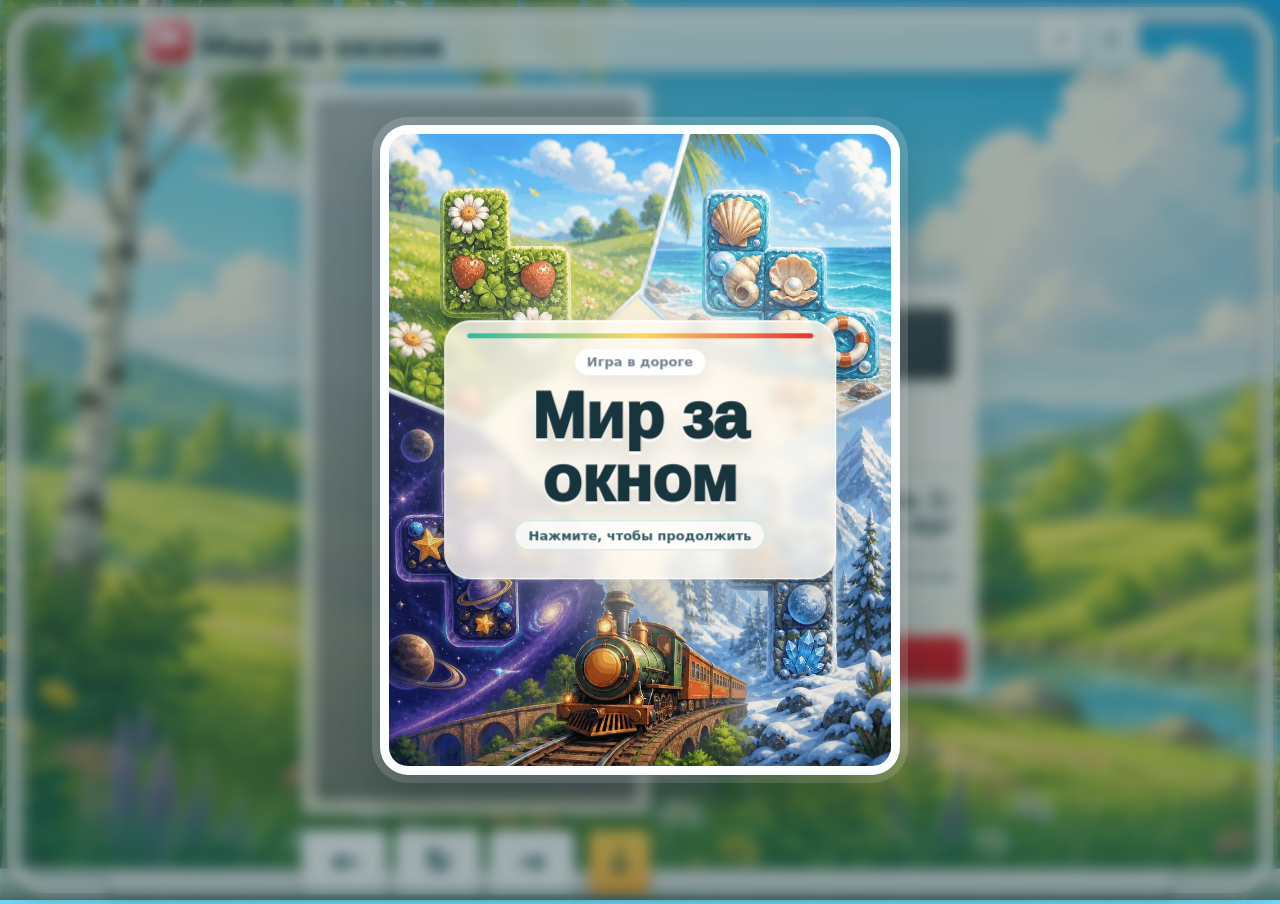
<file: index.html>
<!doctype html>
<html lang="ru">
  <head>
    <meta charset="utf-8">
    <meta name="viewport" content="width=device-width, initial-scale=1, viewport-fit=cover">
    <meta
      http-equiv="Content-Security-Policy"
      content="default-src 'self'; script-src 'self'; style-src 'self' 'unsafe-inline'; img-src 'self' data:; media-src 'self'; font-src 'self'; connect-src 'none'; object-src 'none'; base-uri 'self'; form-action 'none'; frame-ancestors 'none'"
    >
    <meta name="theme-color" content="#13b9a4">
    <meta name="description" content="Локальная веб-игра Мир за окном для ИРС Попутчик.">
    <title>Мир за окном - Попутчик</title>
    <link rel="stylesheet" href="styles.css?v=20260831-rotate1">
  </head>
  <body>
    <canvas id="sceneCanvas" class="scene-canvas" aria-hidden="true"></canvas>
    <div class="train-window-frame" aria-hidden="true"></div>

    <main class="app-shell" aria-label="Мир за окном">
      <header class="top-bar">
        <div class="title-lockup">
          <div class="title-mark" aria-hidden="true">М</div>
          <div>
            <p>ИРС Попутчик</p>
            <h1>Мир за окном</h1>
          </div>
        </div>

        <div class="mobile-next">
          <canvas id="mobileNextCanvas" aria-label="Следующая фигура" role="img"></canvas>
        </div>

        <div class="mobile-status" aria-label="Показатели игры">
          <strong id="mobileStationName">1 · Летний луг</strong>
          <span id="mobileScoreValue">0 очков</span>
          <small id="mobileRecordValue">Рекорд: 0</small>
        </div>

        <div class="top-actions">
          <button id="muteButton" class="icon-button" type="button" aria-label="Звук включен" title="Звук">
            <span aria-hidden="true">♪</span>
          </button>
          <button id="pauseButton" class="icon-button" type="button" aria-label="Пауза" title="Пауза">
            <span aria-hidden="true">II</span>
          </button>
        </div>
      </header>

      <section class="play-layout">
        <div class="board-zone">
          <div class="board-frame" id="boardFrame">
            <canvas id="gameCanvas" aria-label="Игровое поле" role="img"></canvas>
            <div class="board-shine" aria-hidden="true"></div>
          </div>

          <div class="controls" aria-label="Управление">
            <button class="control-button" type="button" data-action="left" aria-label="Влево">
              <span aria-hidden="true">←</span>
            </button>
            <button class="control-button" type="button" data-action="rotate" aria-label="Повернуть">
              <span aria-hidden="true">↻</span>
            </button>
            <button class="control-button" type="button" data-action="right" aria-label="Вправо">
              <span aria-hidden="true">→</span>
            </button>
            <button class="control-button control-button-wide" type="button" data-action="drop" aria-label="Сбросить">
              <span aria-hidden="true">⇣</span>
            </button>
          </div>
        </div>

        <aside class="hud" aria-label="Показатели игры">
          <div class="next-panel">
            <canvas id="nextCanvas" aria-label="Следующая фигура" role="img"></canvas>
          </div>

          <div class="score-row">
            <div class="stat">
              <span>Счет</span>
              <strong id="scoreValue">0</strong>
            </div>
            <div class="stat">
              <span>Рекорд</span>
              <strong id="recordValue">0</strong>
            </div>
          </div>

          <div class="journey-panel">
            <div class="station-title">
              <span>Маршрут</span>
              <strong id="stationName">Купе</strong>
            </div>
            <div class="progress">
              <div id="levelProgress" class="progress-fill"></div>
            </div>
            <div class="line-note">
              <span>Уровень <strong id="levelValue">1</strong></span>
              <span><strong id="linesValue">0</strong> линий</span>
            </div>
          </div>

          <div class="route" id="routeTrack" aria-label="Маршрут уровней"></div>

          <button id="newGameButton" class="primary-button" type="button">Новая игра</button>
        </aside>
      </section>
    </main>

    <div
      id="rotateScreen"
      class="rotate-screen"
      role="dialog"
      aria-modal="true"
      aria-hidden="true"
      aria-labelledby="rotateTitle"
    >
      <div class="rotate-card">
        <div class="rotate-device" aria-hidden="true">
          <span class="rotate-phone"></span>
          <span class="rotate-arrow">↻</span>
        </div>
        <div class="rotate-copy">
          <h2 id="rotateTitle">Поверните телефон</h2>
          <p>Игра продолжится в вертикальном положении.</p>
        </div>
      </div>
    </div>

    <div id="coverScreen" class="modal cover-modal is-visible" role="dialog" aria-modal="true" aria-labelledby="coverTitle">
      <button id="coverButton" class="cover-panel" type="button" aria-label="Открыть старт игры">
        <img src="assets/title-splash.webp?v=20260930-opt1" alt="">
        <span class="cover-vignette" aria-hidden="true"></span>
        <span class="cover-title-card">
          <span class="cover-kicker">Игра в дороге</span>
          <span id="coverTitle" class="cover-title">Мир за окном</span>
          <span class="cover-note">Нажмите, чтобы продолжить</span>
        </span>
      </button>
    </div>

    <div id="startScreen" class="modal" role="dialog" aria-modal="true" aria-labelledby="startTitle">
      <div class="modal-panel start-panel">
        <h2 id="startTitle" class="visually-hidden">Мир за окном</h2>
        <div class="start-info">
          <div class="modal-brand" aria-hidden="true">
            <span>Игра в дороге</span>
          </div>
          <div class="start-decor start-decor-a" aria-hidden="true">
            <span><img src="assets/meadow-daisy.png" alt=""></span>
            <span><img src="assets/meadow-strawberry.png" alt=""></span>
            <span><img src="assets/meadow-leaf.png" alt=""></span>
          </div>
          <div class="start-decor start-decor-b" aria-hidden="true">
            <span><img src="assets/sea-wave.png?v=20260814-art3" alt=""></span>
            <span><img src="assets/sea-lifebuoy.png?v=20260814-art3" alt=""></span>
            <span><img src="assets/sea-anchor.png?v=20260815-art1" alt=""></span>
          </div>
          <p class="modal-copy">Собирайте линии и открывайте новые уровни.</p>
          <p class="modal-hint">Вид за окном можно остановить касанием по фону и снова запустить таким же касанием.</p>
          <button id="startButton" class="primary-button" type="button">Играть</button>
        </div>
      </div>
    </div>

    <div id="pauseScreen" class="modal" role="dialog" aria-modal="true" aria-labelledby="pauseTitle">
      <div class="modal-panel compact">
        <h2 id="pauseTitle">Пауза</h2>
        <button id="resumeButton" class="primary-button" type="button">Продолжить</button>
      </div>
    </div>

    <div id="gameOverScreen" class="modal" role="dialog" aria-modal="true" aria-labelledby="gameOverTitle">
      <div class="modal-panel compact">
        <div class="modal-brand" aria-hidden="true">
          <span class="brand-mark">!</span>
          <span>Финиш</span>
        </div>
        <h2 id="gameOverTitle">Игра окончена</h2>
        <p class="modal-copy score-summary">
          <span>Счет: <strong id="finalScore">0</strong></span>
          <span>Лучший: <strong id="finalRecord">0</strong></span>
        </p>
        <button id="restartButton" class="primary-button" type="button">Еще раз</button>
      </div>
    </div>

    <div id="toast" class="toast" role="status" aria-live="polite"></div>

    <script src="game.js?v=20260930-audio2" defer></script>
  </body>
</html>
</file>
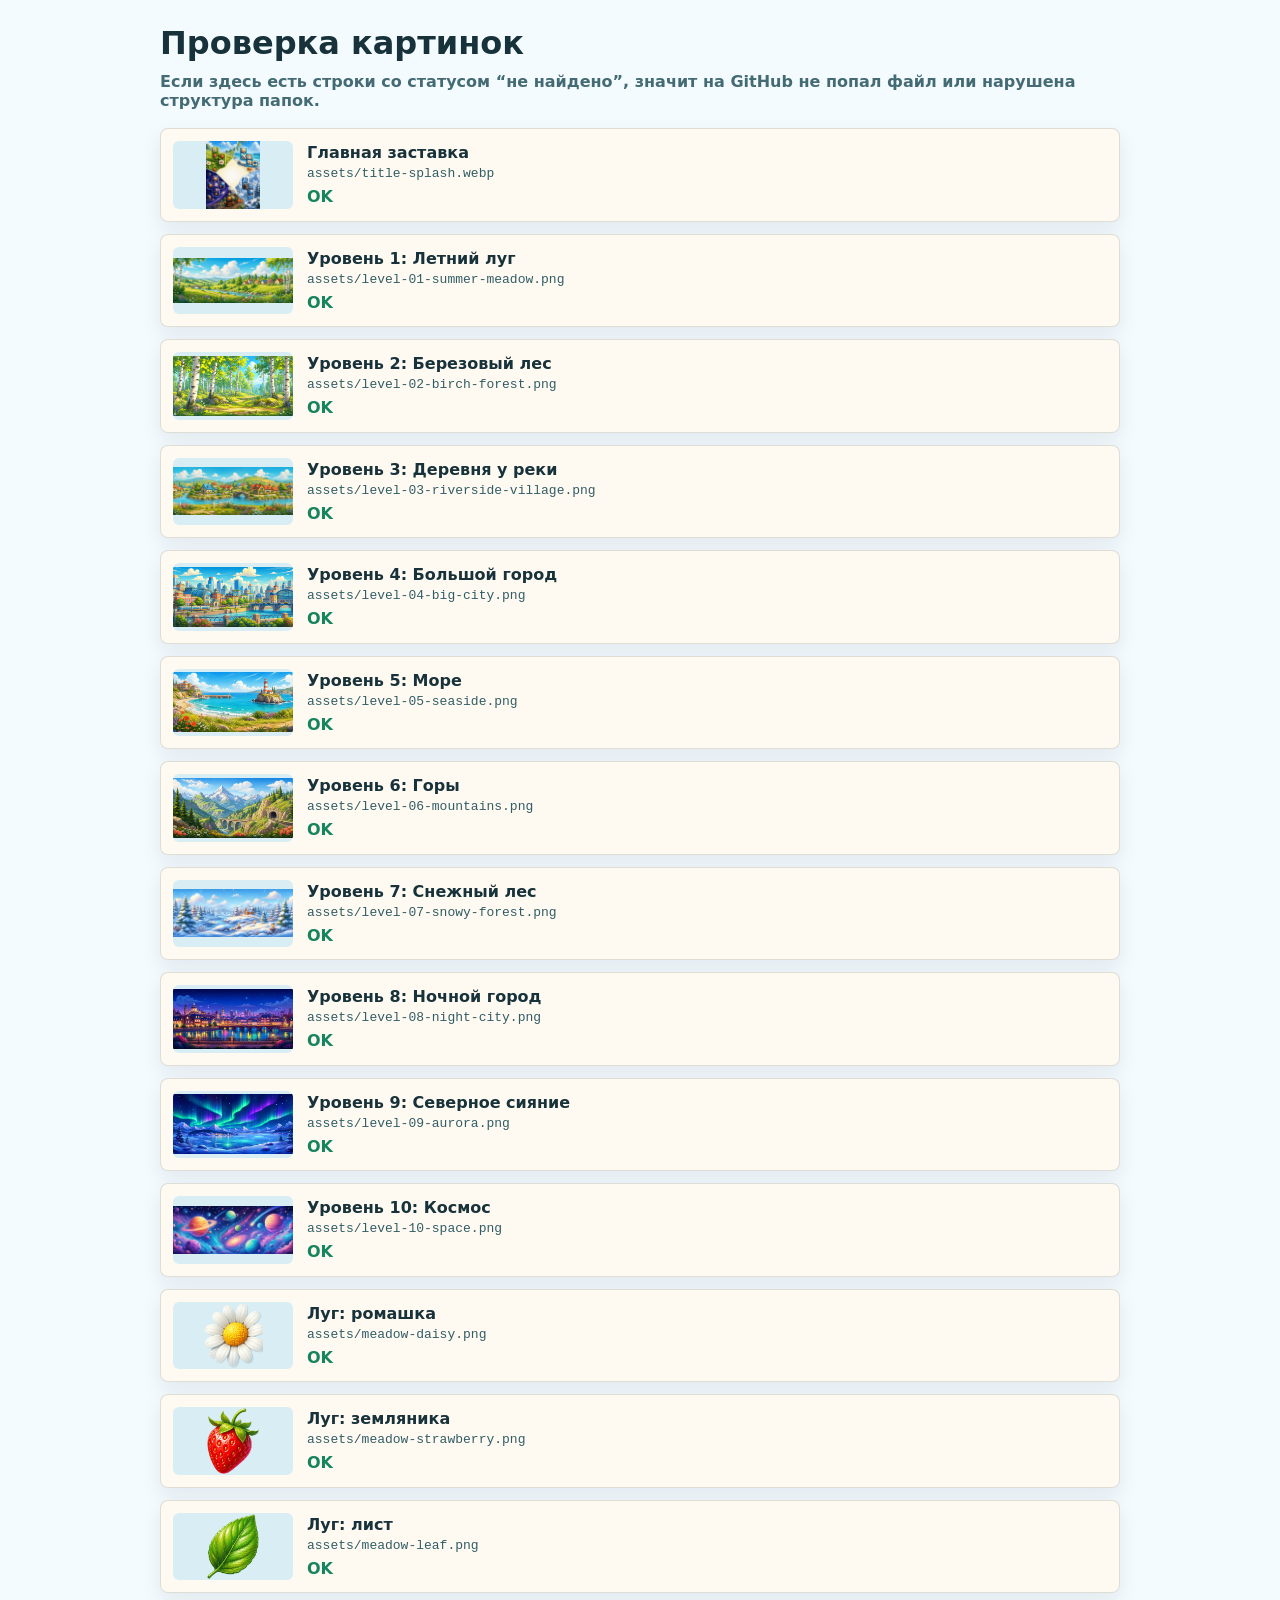
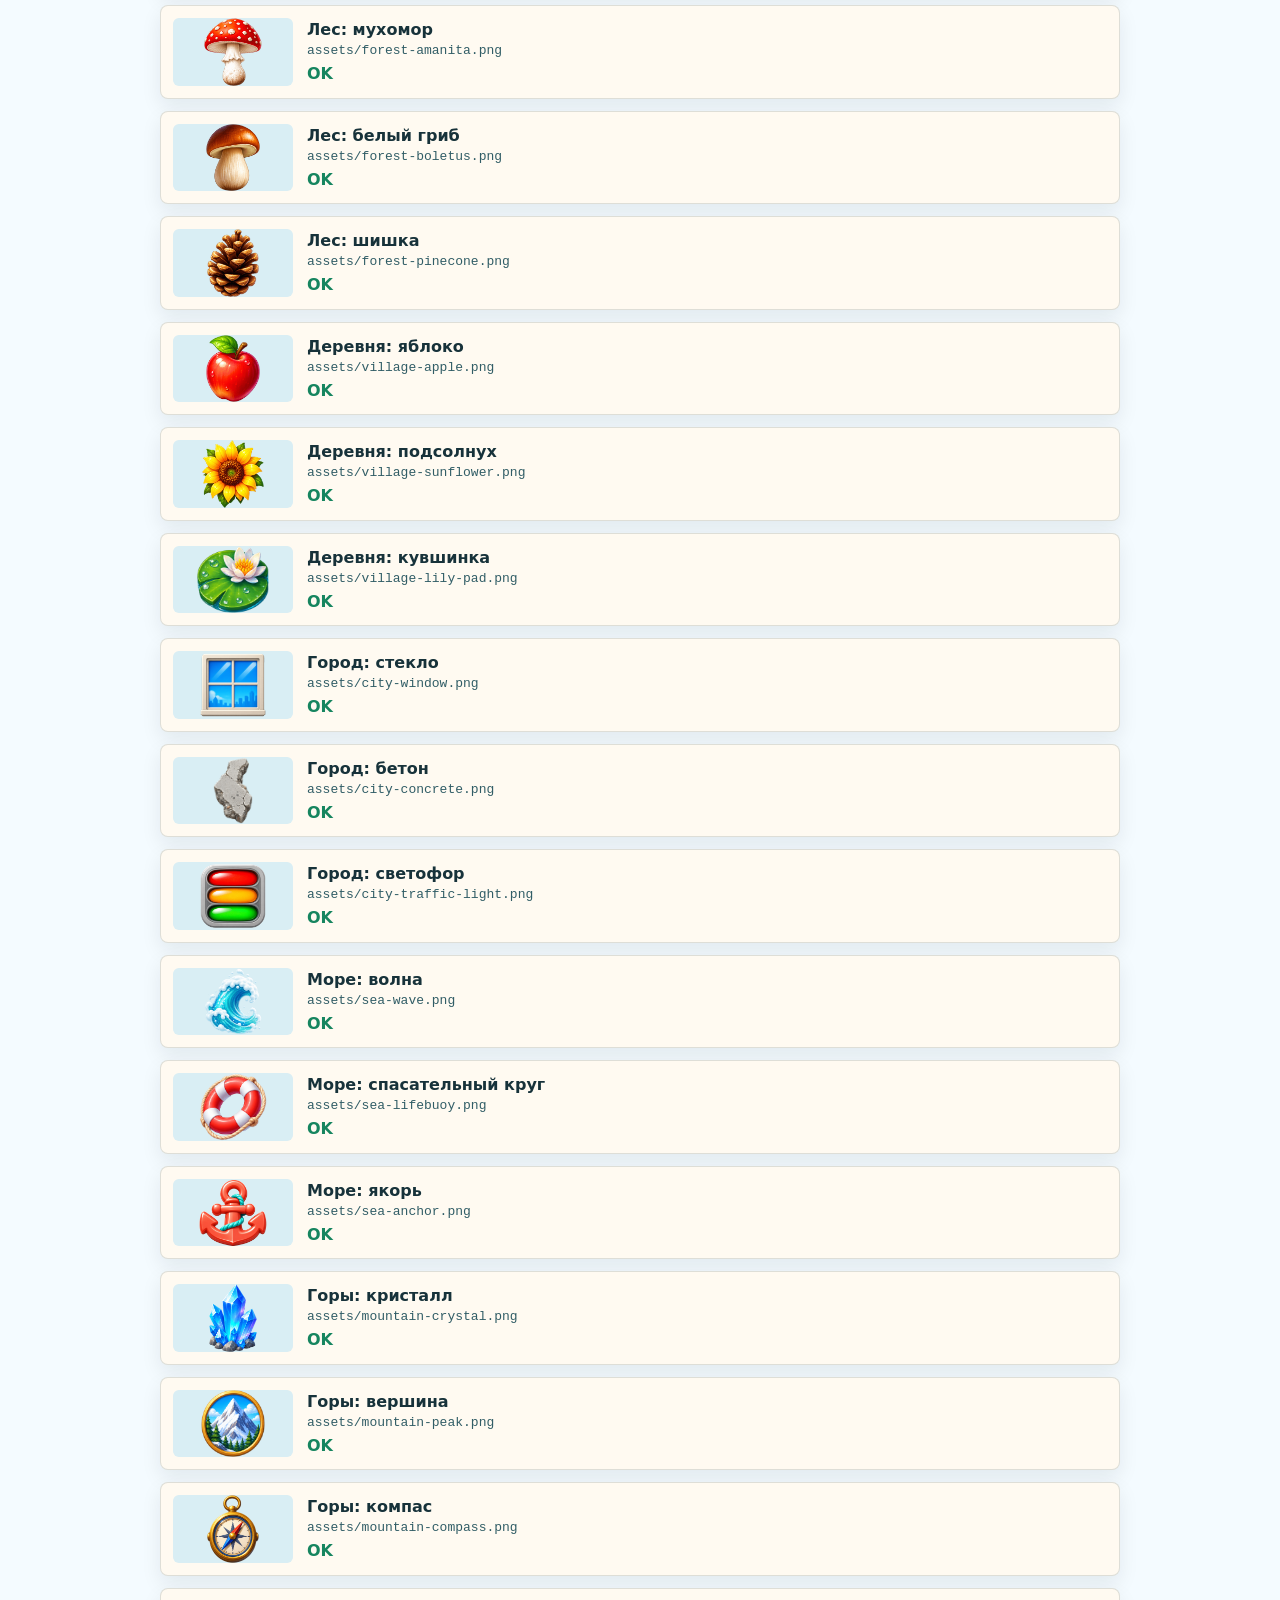
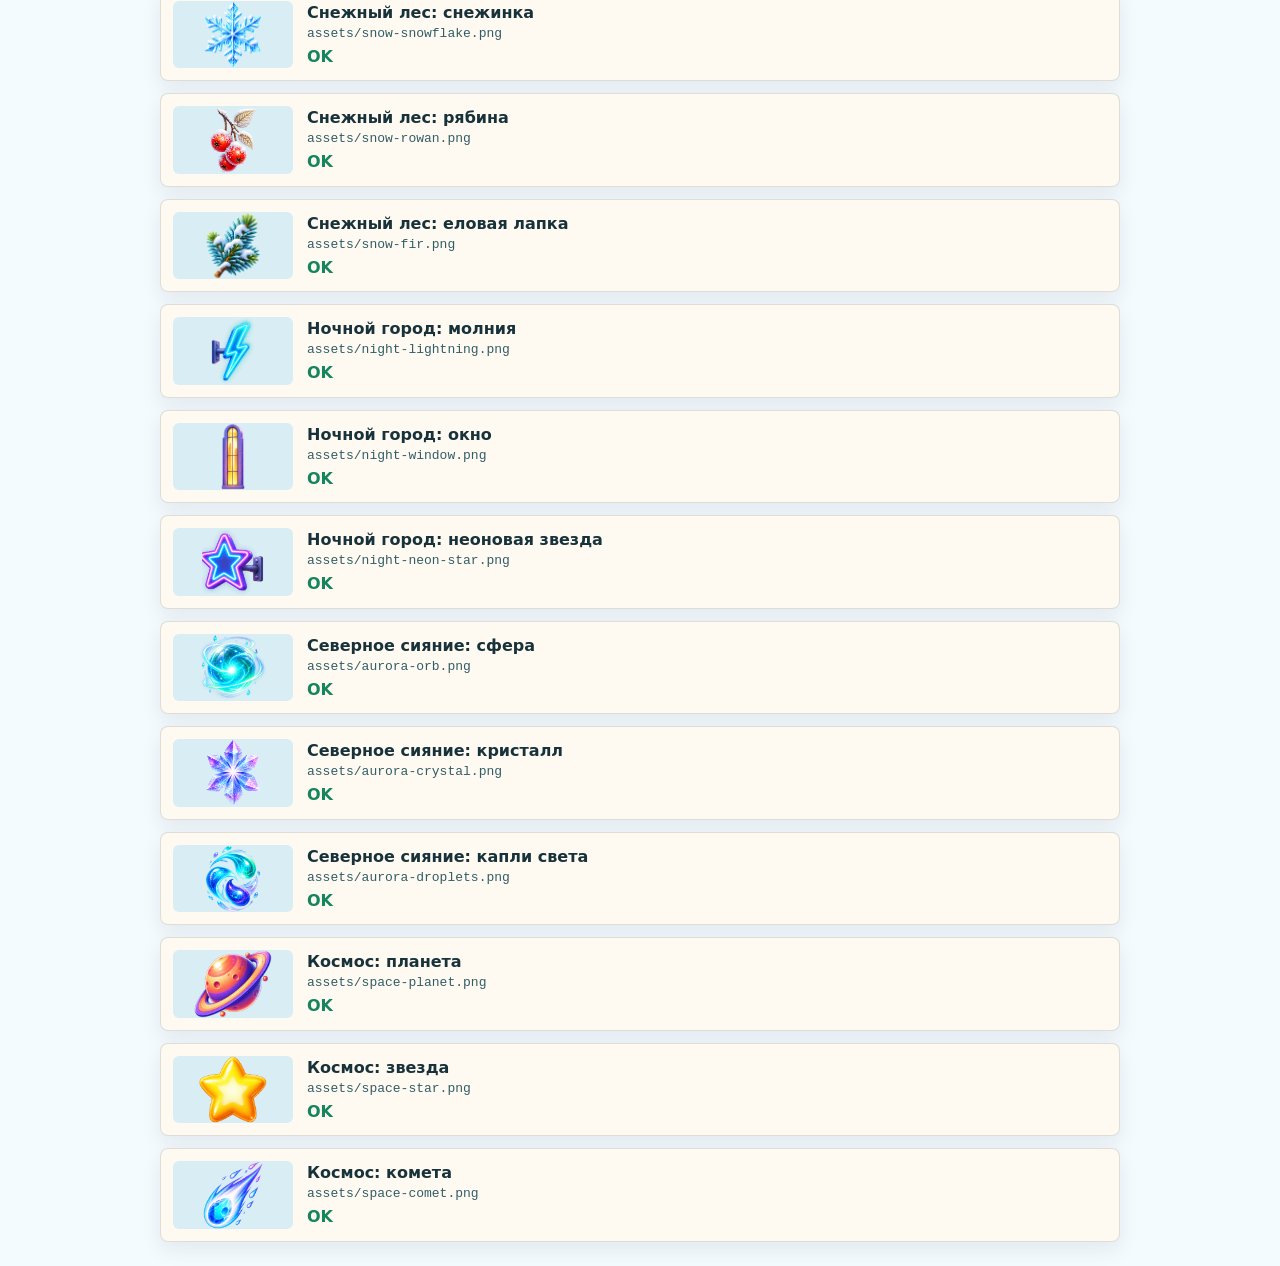
<file: check-assets.html>
<!doctype html>
<html lang="ru">
  <head>
    <meta charset="utf-8">
    <meta name="viewport" content="width=device-width, initial-scale=1">
    <meta
      http-equiv="Content-Security-Policy"
      content="default-src 'self'; script-src 'unsafe-inline'; style-src 'unsafe-inline'; img-src 'self' data:; connect-src 'none'; object-src 'none'; base-uri 'self'; form-action 'none'"
    >
    <title>Проверка картинок игры Мир за окном</title>
    <style>
      * { box-sizing: border-box; }
      body {
        margin: 0;
        padding: 24px;
        background: #f4fbff;
        color: #17323a;
        font-family: system-ui, -apple-system, BlinkMacSystemFont, "Segoe UI", Arial, sans-serif;
      }
      main {
        max-width: 960px;
        margin: 0 auto;
      }
      h1 {
        margin: 0 0 10px;
        font-size: 32px;
      }
      p {
        margin: 0 0 18px;
        color: #446b73;
        font-weight: 650;
      }
      .list {
        display: grid;
        gap: 12px;
      }
      .asset {
        display: grid;
        grid-template-columns: 120px 1fr;
        gap: 14px;
        align-items: center;
        padding: 12px;
        border: 1px solid rgba(23, 50, 58, 0.14);
        border-radius: 8px;
        background: #fffaf1;
        box-shadow: 0 8px 20px rgba(13, 31, 38, 0.08);
      }
      .asset img {
        width: 120px;
        aspect-ratio: 16 / 9;
        object-fit: contain;
        border-radius: 6px;
        background: #d9eef4;
      }
      .asset strong {
        display: block;
        margin-bottom: 4px;
        font-size: 16px;
      }
      .asset code {
        display: block;
        overflow-wrap: anywhere;
        color: #315d66;
      }
      .status {
        margin-top: 6px;
        font-weight: 900;
      }
      .ok { color: #16855f; }
      .bad { color: #d73b45; }
      @media (max-width: 560px) {
        body { padding: 14px; }
        .asset { grid-template-columns: 1fr; }
        .asset img { width: 100%; }
      }
    </style>
  </head>
  <body>
    <main>
      <h1>Проверка картинок</h1>
      <p>Если здесь есть строки со статусом “не найдено”, значит на GitHub не попал файл или нарушена структура папок.</p>
      <div id="assetList" class="list"></div>
    </main>

    <script>
      const assets = [
        ["Главная заставка", "assets/title-splash.webp"],
        ["Уровень 1: Летний луг", "assets/level-01-summer-meadow.png"],
        ["Уровень 2: Березовый лес", "assets/level-02-birch-forest.png"],
        ["Уровень 3: Деревня у реки", "assets/level-03-riverside-village.png"],
        ["Уровень 4: Большой город", "assets/level-04-big-city.png"],
        ["Уровень 5: Море", "assets/level-05-seaside.png"],
        ["Уровень 6: Горы", "assets/level-06-mountains.png"],
        ["Уровень 7: Снежный лес", "assets/level-07-snowy-forest.png"],
        ["Уровень 8: Ночной город", "assets/level-08-night-city.png"],
        ["Уровень 9: Северное сияние", "assets/level-09-aurora.png"],
        ["Уровень 10: Космос", "assets/level-10-space.png"],
        ["Луг: ромашка", "assets/meadow-daisy.png"],
        ["Луг: земляника", "assets/meadow-strawberry.png"],
        ["Луг: лист", "assets/meadow-leaf.png"],
        ["Лес: мухомор", "assets/forest-amanita.png"],
        ["Лес: белый гриб", "assets/forest-boletus.png"],
        ["Лес: шишка", "assets/forest-pinecone.png"],
        ["Деревня: яблоко", "assets/village-apple.png"],
        ["Деревня: подсолнух", "assets/village-sunflower.png"],
        ["Деревня: кувшинка", "assets/village-lily-pad.png"],
        ["Город: стекло", "assets/city-window.png"],
        ["Город: бетон", "assets/city-concrete.png"],
        ["Город: светофор", "assets/city-traffic-light.png"],
        ["Море: волна", "assets/sea-wave.png"],
        ["Море: спасательный круг", "assets/sea-lifebuoy.png"],
        ["Море: якорь", "assets/sea-anchor.png"],
        ["Горы: кристалл", "assets/mountain-crystal.png"],
        ["Горы: вершина", "assets/mountain-peak.png"],
        ["Горы: компас", "assets/mountain-compass.png"],
        ["Снежный лес: снежинка", "assets/snow-snowflake.png"],
        ["Снежный лес: рябина", "assets/snow-rowan.png"],
        ["Снежный лес: еловая лапка", "assets/snow-fir.png"],
        ["Ночной город: молния", "assets/night-lightning.png"],
        ["Ночной город: окно", "assets/night-window.png"],
        ["Ночной город: неоновая звезда", "assets/night-neon-star.png"],
        ["Северное сияние: сфера", "assets/aurora-orb.png"],
        ["Северное сияние: кристалл", "assets/aurora-crystal.png"],
        ["Северное сияние: капли света", "assets/aurora-droplets.png"],
        ["Космос: планета", "assets/space-planet.png"],
        ["Космос: звезда", "assets/space-star.png"],
        ["Космос: комета", "assets/space-comet.png"]
      ];

      const list = document.getElementById("assetList");

      for (const [title, src] of assets) {
        const item = document.createElement("section");
        item.className = "asset";

        const img = document.createElement("img");
        img.alt = title;

        const body = document.createElement("div");
        const name = document.createElement("strong");
        name.textContent = title;
        const path = document.createElement("code");
        path.textContent = src;
        const status = document.createElement("div");
        status.className = "status";
        status.textContent = "проверяю...";

        img.addEventListener("load", () => {
          status.textContent = "OK";
          status.className = "status ok";
        });
        img.addEventListener("error", () => {
          status.textContent = "не найдено";
          status.className = "status bad";
        });
        img.src = src;

        body.append(name, path, status);
        item.append(img, body);
        list.append(item);
      }
    </script>
  </body>
</html>
</file>
<file: styles.css>
:root {
  --ink: #17323a;
  --paper: #fffaf1;
  --rail: #33545d;
  --teal: #13b9a4;
  --sun: #ffd34d;
  --coral: #ff6f61;
  --mint: #89e66f;
  --sky: #68cdf2;
  --violet: #7b61ff;
  --rzd-red: #e51b23;
  --rzd-gray: #e6e8eb;
  --rzd-text: #2b2d31;
  --shadow: rgba(13, 31, 38, 0.22);
  --panel: rgba(255, 250, 241, 0.92);
  --panel-strong: rgba(255, 250, 241, 0.98);
  --station-a: #13b9a4;
  --station-b: #ffcf4f;
  --station-c: #ff6f61;
  --app-height: 100dvh;
}

* {
  box-sizing: border-box;
  -webkit-tap-highlight-color: transparent;
  -webkit-touch-callout: none;
  -webkit-user-select: none;
  user-select: none;
}

html,
body {
  height: 100%;
  min-height: 100%;
  overscroll-behavior: none;
}

html {
  overflow: hidden;
}

body {
  margin: 0;
  overflow: hidden;
  color: var(--ink);
  background: #6fd4ef;
  font-family: Inter, ui-sans-serif, system-ui, -apple-system, BlinkMacSystemFont, "Segoe UI", Arial, sans-serif;
  -webkit-touch-callout: none;
  -webkit-user-select: none;
  user-select: none;
}

button,
canvas {
  -webkit-tap-highlight-color: transparent;
  -webkit-touch-callout: none;
  -webkit-user-drag: none;
  -webkit-user-select: none;
  user-select: none;
}

button {
  color: inherit;
  font: inherit;
}

.scene-canvas {
  position: fixed;
  inset: 0;
  z-index: 0;
  width: 100%;
  height: 100%;
}

.train-window-frame {
  position: fixed;
  inset: 7px;
  z-index: 1;
  pointer-events: none;
  border: clamp(8px, 1vw, 12px) solid rgba(247, 248, 244, 0.86);
  border-radius: clamp(22px, 3vw, 38px);
  box-shadow:
    inset 0 0 0 2px rgba(54, 70, 75, 0.62),
    inset 0 0 0 5px rgba(255, 255, 255, 0.24),
    inset 0 0 24px rgba(24, 52, 59, 0.18),
    0 0 0 2px rgba(51, 68, 73, 0.24),
    0 7px 18px rgba(16, 39, 45, 0.2);
}

.train-window-frame::before {
  content: "";
  position: absolute;
  inset: 5px;
  border-top: 2px solid rgba(255, 255, 255, 0.82);
  border-left: 2px solid rgba(255, 255, 255, 0.5);
  border-radius: inherit;
}

.train-window-frame::after {
  content: "";
  position: absolute;
  left: 7%;
  right: 7%;
  bottom: -13px;
  height: clamp(13px, 1.8vh, 19px);
  border: 2px solid rgba(59, 72, 76, 0.38);
  border-radius: 5px 5px 11px 11px;
  background: linear-gradient(180deg, #ffffff 0%, #e6e9e7 48%, #b8c0bf 100%);
  box-shadow: 0 5px 10px rgba(17, 38, 43, 0.24);
}

.app-shell {
  position: relative;
  z-index: 2;
  display: flex;
  flex-direction: column;
  min-height: 100svh;
  gap: clamp(8px, 1.4vw, 14px);
  padding: max(10px, env(safe-area-inset-top)) max(10px, env(safe-area-inset-right)) max(10px, env(safe-area-inset-bottom)) max(10px, env(safe-area-inset-left));
  -webkit-touch-callout: none;
  -webkit-user-select: none;
  user-select: none;
}

.top-bar {
  display: flex;
  align-items: center;
  justify-content: space-between;
  gap: 12px;
  max-width: 1000px;
  width: 100%;
  margin: 0 auto;
  padding: 7px;
  border: 1px solid rgba(255, 255, 255, 0.58);
  border-radius: 8px;
  background: rgba(255, 250, 241, 0.78);
  box-shadow: 0 8px 22px rgba(13, 31, 38, 0.16);
  backdrop-filter: blur(10px);
}

.title-lockup {
  display: flex;
  align-items: center;
  gap: 10px;
  min-width: 0;
}

.title-mark {
  display: grid;
  flex: 0 0 auto;
  width: 42px;
  height: 42px;
  place-items: center;
  border-radius: 8px;
  background: linear-gradient(145deg, #ffd6dc, #f05a68 48%, var(--rzd-red) 76%, #a90e1b);
  color: #ffffff;
  font-size: 25px;
  font-weight: 950;
  line-height: 1;
  text-shadow: 0 2px 0 rgba(0, 0, 0, 0.18);
  box-shadow: inset 0 -5px 0 rgba(0, 0, 0, 0.12), 0 8px 18px var(--shadow);
}

.title-lockup p,
.modal-kicker {
  margin: 0;
  color: #3a6d76;
  font-size: 12px;
  font-weight: 900;
  letter-spacing: 0;
  text-transform: uppercase;
}

.title-lockup h1 {
  margin: 0;
  color: #102f36;
  font-size: clamp(20px, 2.4vw, 32px);
  line-height: 1;
}

.top-actions {
  display: flex;
  align-items: center;
  gap: 8px;
}

.mobile-next {
  display: none;
}

.mobile-status {
  display: none;
}

.icon-button,
.control-button,
.primary-button {
  position: relative;
  border: 0;
  cursor: pointer;
  user-select: none;
}

.icon-button {
  display: grid;
  width: 42px;
  height: 42px;
  place-items: center;
  border-radius: 8px;
  background: #ffffff;
  box-shadow: inset 0 -4px 0 rgba(20, 62, 72, 0.12), 0 7px 14px rgba(17, 61, 72, 0.18);
  color: var(--rail);
  font-size: 19px;
  font-weight: 950;
}

.icon-button:disabled {
  opacity: 0.5;
  cursor: default;
}

.play-layout {
  display: grid;
  grid-template-columns: minmax(240px, auto) minmax(248px, 306px);
  align-items: center;
  justify-content: center;
  gap: clamp(12px, 2vw, 22px);
  width: 100%;
  max-width: 1000px;
  margin: 0 auto;
  flex: 1;
}

.board-zone {
  display: grid;
  align-items: center;
  justify-items: center;
  gap: clamp(10px, 2vw, 16px);
}

.board-frame {
  position: relative;
  width: min(34vw, 360px, calc((100svh - 205px) / 2));
  min-width: min(238px, 86vw);
  max-width: 360px;
  aspect-ratio: 10 / 21;
  padding: clamp(7px, 1.3vw, 10px);
  border: 3px solid rgba(255, 255, 255, 0.84);
  border-radius: 8px;
  background: linear-gradient(180deg, rgba(255, 255, 255, 0.9), rgba(255, 243, 218, 0.76));
  box-shadow:
    inset 0 0 0 2px rgba(24, 75, 83, 0.16),
    0 16px 34px rgba(11, 31, 38, 0.22);
}

#gameCanvas {
  display: block;
  width: 100%;
  height: 100%;
  border-radius: 6px;
  background: transparent;
  touch-action: none;
}

.board-shine {
  display: none;
  pointer-events: none;
  position: absolute;
  inset: 12px auto auto 12px;
  width: 32%;
  height: 42%;
  border-radius: 8px;
  background: linear-gradient(135deg, rgba(255, 255, 255, 0.24), rgba(255, 255, 255, 0));
}

.controls {
  display: grid;
  grid-template-columns: repeat(3, minmax(58px, 1fr)) minmax(54px, 0.8fr);
  align-items: stretch;
  gap: 8px;
  width: min(100%, 380px);
}

.control-button {
  display: grid;
  min-width: 0;
  height: 64px;
  place-items: center;
  border-radius: 8px;
  background: linear-gradient(180deg, #ffffff, #f4f8f6);
  box-shadow: inset 0 -6px 0 rgba(18, 75, 84, 0.13), 0 8px 16px rgba(19, 61, 73, 0.2);
  color: #18444d;
  font-size: clamp(23px, 6vw, 32px);
  font-weight: 950;
  line-height: 1;
}

.control-button-wide {
  margin-left: 7px;
  background: linear-gradient(180deg, var(--sun), #ffac3d);
}

.hud {
  display: grid;
  gap: 10px;
  align-self: center;
  width: min(306px, 100%);
  padding: 12px;
  border: 1px solid rgba(255, 255, 255, 0.64);
  border-radius: 8px;
  background: var(--panel);
  box-shadow: 0 14px 32px rgba(13, 31, 38, 0.18);
  backdrop-filter: blur(10px);
}

.score-row {
  display: grid;
  grid-template-columns: 1fr 1fr;
  gap: 8px;
}

.stat,
.journey-panel,
.next-panel {
  border-radius: 8px;
  background: var(--panel-strong);
  box-shadow: inset 0 -3px 0 rgba(25, 74, 82, 0.08);
}

.stat {
  display: grid;
  gap: 4px;
  min-width: 0;
  padding: 10px;
}

.stat span,
.station-title span,
.next-panel span,
.line-note {
  color: #47717a;
  font-size: 12px;
  font-weight: 850;
}

.stat strong {
  overflow-wrap: anywhere;
  font-size: clamp(22px, 3vw, 28px);
  line-height: 1;
}

.journey-panel,
.next-panel {
  padding: 11px;
}

.station-title {
  display: flex;
  align-items: baseline;
  justify-content: space-between;
  gap: 8px;
  margin-bottom: 9px;
}

.station-title strong {
  min-width: 0;
  overflow-wrap: anywhere;
  color: #13363f;
  font-size: clamp(17px, 2.3vw, 24px);
  line-height: 1.08;
  text-align: right;
}

.progress {
  overflow: hidden;
  height: 13px;
  border-radius: 999px;
  background: rgba(22, 63, 73, 0.14);
}

.progress-fill {
  width: 0%;
  height: 100%;
  border-radius: inherit;
  background: linear-gradient(90deg, var(--station-a), var(--station-b), var(--station-c));
  transition: width 180ms ease;
}

.line-note {
  display: flex;
  justify-content: space-between;
  gap: 12px;
  margin-top: 8px;
}

.next-panel {
  display: grid;
  grid-template-columns: 1fr;
  align-items: center;
  justify-items: center;
  gap: 0;
}

#nextCanvas,
#mobileNextCanvas {
  display: block;
  border-radius: 8px;
  background: linear-gradient(180deg, rgba(112, 121, 124, 0.88), rgba(48, 57, 60, 0.92));
  box-shadow: inset 0 0 0 1px rgba(255, 255, 255, 0.16);
}

#nextCanvas {
  width: 100%;
  height: 72px;
}

#mobileNextCanvas {
  width: 96px;
  height: 58px;
}

.route {
  display: flex;
  align-items: center;
  justify-content: center;
  flex-wrap: wrap;
  gap: 9px;
  padding: 5px 0 2px;
}

.route-stop {
  display: block;
}

.route-stop i {
  display: block;
  width: 14px;
  height: 14px;
  border: 3px solid rgba(49, 93, 102, 0.28);
  border-radius: 50%;
  background: #ffffff;
}

.route-stop span {
  position: absolute;
  width: 1px;
  height: 1px;
  overflow: hidden;
  clip: rect(0 0 0 0);
}

.route-stop.is-done i,
.route-stop.is-current i {
  border-color: var(--station-a);
  background: var(--station-b);
}

.route-stop.is-current i {
  transform: scale(1.18);
}

.primary-button {
  display: inline-flex;
  align-items: center;
  justify-content: center;
  min-height: 46px;
  padding: 0 18px;
  border-radius: 8px;
  background: linear-gradient(180deg, var(--rzd-red), #c9161d);
  box-shadow: inset 0 -6px 0 rgba(86, 20, 28, 0.16), 0 10px 20px rgba(93, 25, 34, 0.18);
  color: #ffffff;
  font-size: 17px;
  font-weight: 950;
  text-align: center;
}

.icon-button:focus-visible,
.control-button:focus-visible,
.primary-button:focus-visible {
  outline: 4px solid rgba(255, 211, 77, 0.84);
  outline-offset: 3px;
}

.icon-button:active,
.control-button:active,
.primary-button:active {
  transform: translateY(2px);
  box-shadow: inset 0 -2px 0 rgba(20, 62, 72, 0.12), 0 4px 10px rgba(17, 61, 72, 0.16);
}

.visually-hidden {
  position: absolute;
  width: 1px;
  height: 1px;
  overflow: hidden;
  clip: rect(0 0 0 0);
  white-space: nowrap;
}

.rotate-screen {
  position: fixed;
  inset: 0;
  z-index: 10;
  display: none;
  place-items: center;
  padding: max(14px, env(safe-area-inset-top)) max(20px, env(safe-area-inset-right)) max(14px, env(safe-area-inset-bottom)) max(20px, env(safe-area-inset-left));
  background: rgba(20, 48, 55, 0.76);
  backdrop-filter: blur(12px) saturate(0.82);
}

.rotate-screen.is-visible {
  display: grid;
}

.rotate-card {
  display: grid;
  grid-template-columns: 112px minmax(0, 1fr);
  align-items: center;
  gap: 22px;
  width: min(88vw, 520px);
  min-height: 156px;
  padding: 22px 26px;
  border: 2px solid rgba(255, 255, 255, 0.86);
  border-radius: 18px;
  background:
    linear-gradient(135deg, rgba(255, 255, 255, 0.98), rgba(246, 250, 248, 0.94)),
    #ffffff;
  box-shadow: 0 24px 52px rgba(9, 30, 36, 0.34), 0 0 0 8px rgba(255, 255, 255, 0.14);
}

.rotate-device {
  position: relative;
  display: grid;
  width: 112px;
  height: 96px;
  place-items: center;
}

.rotate-phone {
  position: relative;
  display: block;
  width: 48px;
  height: 78px;
  border: 5px solid #315d66;
  border-radius: 10px;
  background: linear-gradient(180deg, #dff7f2, #9be3d8);
  box-shadow: inset 0 0 0 3px rgba(255, 255, 255, 0.7), 0 8px 14px rgba(24, 68, 77, 0.18);
  transform: rotate(90deg);
}

.rotate-phone::after {
  content: "";
  position: absolute;
  bottom: 3px;
  left: 50%;
  width: 5px;
  height: 5px;
  border-radius: 50%;
  background: #315d66;
  transform: translateX(-50%);
}

.rotate-arrow {
  position: absolute;
  top: -4px;
  right: -2px;
  display: grid;
  width: 38px;
  height: 38px;
  place-items: center;
  border-radius: 50%;
  background: linear-gradient(180deg, var(--sun), #ffb63d);
  box-shadow: 0 7px 14px rgba(36, 68, 74, 0.22);
  color: #18444d;
  font-size: 25px;
  font-weight: 950;
  line-height: 1;
}

.rotate-copy {
  min-width: 0;
}

.rotate-copy h2 {
  margin: 0 0 8px;
  color: #17323a;
  font-size: 29px;
  line-height: 1.05;
}

.rotate-copy p {
  margin: 0;
  color: #526d74;
  font-size: 16px;
  font-weight: 750;
  line-height: 1.35;
}

.modal {
  position: fixed;
  inset: 0;
  z-index: 5;
  display: none;
  place-items: center;
  padding: 18px;
  background: rgba(230, 232, 235, 0.86);
  backdrop-filter: blur(7px);
  user-select: none;
}

.modal.is-visible {
  display: grid;
}

.modal-panel {
  position: relative;
  display: grid;
  justify-items: center;
  gap: 16px;
  width: min(92vw, 430px);
  padding: clamp(24px, 5vw, 34px);
  overflow: hidden;
  border: 1px solid rgba(255, 255, 255, 0.88);
  border-radius: 18px;
  background:
    linear-gradient(180deg, rgba(255, 255, 255, 0.98), rgba(248, 249, 250, 0.96)),
    #ffffff;
  box-shadow: 0 20px 44px rgba(31, 34, 38, 0.2), 0 0 0 8px rgba(255, 255, 255, 0.18);
  color: var(--rzd-text);
  text-align: center;
}

.modal-panel > * {
  position: relative;
  z-index: 1;
}

.cover-modal {
  padding: 16px;
  background: rgba(18, 50, 58, 0.38);
}

.cover-panel {
  position: relative;
  display: block;
  width: min(92vw, 520px);
  aspect-ratio: 1122 / 1402;
  padding: 0;
  overflow: hidden;
  border: 9px solid rgba(255, 255, 255, 0.86);
  border-radius: 28px;
  background: #eefbff;
  box-shadow: 0 24px 52px rgba(13, 31, 38, 0.3), 0 0 0 8px rgba(255, 255, 255, 0.18);
  color: var(--rzd-text);
  cursor: pointer;
  font: inherit;
  text-align: left;
}

.cover-panel:focus-visible {
  outline: 5px solid rgba(255, 211, 77, 0.92);
  outline-offset: 5px;
}

.cover-panel img {
  display: block;
  width: 100%;
  height: 100%;
  object-fit: cover;
}

.cover-vignette {
  position: absolute;
  inset: 0;
  background:
    radial-gradient(circle at 50% 50%, rgba(255, 250, 241, 0.86) 0 20%, rgba(255, 250, 241, 0.46) 31%, transparent 54%),
    linear-gradient(180deg, rgba(255, 255, 255, 0.2), rgba(13, 31, 38, 0.06));
  pointer-events: none;
}

.cover-title-card {
  position: absolute;
  top: 50%;
  left: 50%;
  display: grid;
  justify-items: center;
  gap: 10px;
  width: min(78%, 430px);
  padding: clamp(16px, 4vw, 28px);
  border: 1px solid rgba(255, 255, 255, 0.9);
  border-radius: 26px;
  background: rgba(255, 250, 241, 0.78);
  box-shadow: 0 18px 42px rgba(13, 31, 38, 0.18), inset 0 1px 0 rgba(255, 255, 255, 0.72);
  text-align: center;
  transform: translate(-50%, -50%);
  backdrop-filter: blur(5px);
  pointer-events: none;
}

.cover-title-card::before {
  content: "";
  position: absolute;
  left: 22px;
  right: 22px;
  top: 12px;
  height: 5px;
  border-radius: 999px;
  background: linear-gradient(90deg, var(--teal), var(--sun), var(--rzd-red));
  opacity: 0.9;
}

.cover-kicker {
  display: inline-flex;
  align-items: center;
  min-height: 26px;
  padding: 5px 12px;
  border-radius: 999px;
  background: #ffffff;
  box-shadow: 0 7px 18px rgba(13, 31, 38, 0.1);
  color: #758293;
  font-size: 13px;
  font-weight: 900;
}

.cover-title {
  display: block;
  color: #18343d;
  font-family: "Trebuchet MS", "Segoe UI", Arial, sans-serif;
  font-size: clamp(36px, 7.4vw, 64px);
  font-weight: 950;
  line-height: 0.98;
  letter-spacing: 0;
  text-shadow: 0 3px 0 rgba(255, 255, 255, 0.82), 0 16px 26px rgba(13, 31, 38, 0.16);
}

.cover-note {
  display: inline-flex;
  align-items: center;
  min-height: 30px;
  padding: 6px 13px;
  border: 1px solid rgba(19, 185, 164, 0.24);
  border-radius: 999px;
  background: rgba(255, 255, 255, 0.7);
  color: #315d66;
  font-size: 13px;
  font-weight: 850;
}

.start-panel {
  width: min(92vw, 430px);
  gap: 0;
  padding: clamp(16px, 4vw, 22px);
  isolation: isolate;
  border-radius: 22px;
  background:
    radial-gradient(circle at 17% 2%, rgba(19, 185, 164, 0.28), transparent 36%),
    radial-gradient(circle at 100% 12%, rgba(255, 211, 77, 0.4), transparent 40%),
    radial-gradient(circle at 4% 92%, rgba(104, 205, 242, 0.24), transparent 34%),
    linear-gradient(180deg, rgba(255, 255, 255, 0.98), rgba(248, 249, 250, 0.96)),
    #ffffff;
}

.start-panel::before {
  content: "";
  position: absolute;
  inset: 0;
  z-index: 0;
  background-image:
    linear-gradient(135deg, rgba(19, 185, 164, 0.08), transparent 42%),
    repeating-linear-gradient(135deg, rgba(255, 207, 79, 0.18) 0 8px, transparent 8px 18px);
  opacity: 0.68;
  pointer-events: none;
}

.start-panel::after {
  content: "";
  position: absolute;
  right: 20px;
  bottom: 20px;
  z-index: 0;
  width: min(50%, 170px);
  height: 4px;
  border-radius: 999px;
  background: linear-gradient(90deg, rgba(19, 185, 164, 0.58), rgba(255, 207, 79, 0.64), rgba(229, 27, 35, 0.52));
  pointer-events: none;
}

.start-info {
  position: relative;
  display: grid;
  justify-items: center;
  gap: 14px;
  width: 100%;
  overflow: hidden;
  min-height: 330px;
  padding: 24px 16px 18px;
  border: 1px solid rgba(223, 228, 232, 0.74);
  border-radius: 18px;
  background:
    radial-gradient(circle at 9% 82%, rgba(19, 185, 164, 0.2), transparent 36%),
    radial-gradient(circle at 92% 15%, rgba(255, 207, 79, 0.28), transparent 38%),
    rgba(255, 255, 255, 0.86);
  box-shadow: inset 0 1px 0 rgba(255, 255, 255, 0.7);
}

.start-info::before {
  content: "";
  position: absolute;
  inset: 8px;
  z-index: 0;
  border-radius: 12px;
  background-image:
    linear-gradient(to right, rgba(117, 130, 147, 0.06) 1px, transparent 1px),
    linear-gradient(to bottom, rgba(117, 130, 147, 0.06) 1px, transparent 1px);
  background-size: 32px 32px;
  opacity: 0.72;
  pointer-events: none;
}

.start-info > :not(.start-decor) {
  position: relative;
  z-index: 1;
}

.start-decor {
  position: absolute;
  z-index: 0;
  display: grid;
  grid-template-columns: repeat(3, 32px);
  grid-template-rows: repeat(2, 32px);
  gap: 1px;
  opacity: 0.84;
  pointer-events: none;
  filter: saturate(1.16) contrast(1.05) drop-shadow(0 7px 12px rgba(13, 31, 38, 0.18));
}

.start-decor span {
  position: relative;
  width: 32px;
  height: 32px;
  overflow: visible;
}

.start-decor span img {
  position: absolute;
  top: 50%;
  left: 50%;
  width: 150%;
  height: 150%;
  object-fit: contain;
  transform: translate(-50%, -50%);
}

.start-info .modal-brand {
  border-color: rgba(19, 185, 164, 0.24);
  background: rgba(255, 255, 255, 0.92);
  box-shadow: 0 7px 18px rgba(19, 185, 164, 0.12);
  color: #426774;
}

.start-info .modal-copy {
  border-color: rgba(19, 185, 164, 0.22);
  background: rgba(255, 255, 255, 0.92);
  box-shadow: 0 8px 18px rgba(19, 185, 164, 0.08);
}

.start-info .modal-hint {
  border-color: rgba(104, 146, 161, 0.24);
  background: linear-gradient(180deg, rgba(242, 249, 249, 0.96), rgba(231, 239, 242, 0.96));
  color: #526471;
}

.start-decor-a {
  top: 20px;
  right: 22px;
  transform: rotate(7deg);
}

.start-decor-a span:nth-child(1) {
  grid-column: 2;
  grid-row: 1;
}

.start-decor-a span:nth-child(2) {
  grid-column: 1;
  grid-row: 2;
}

.start-decor-a span:nth-child(3) {
  grid-column: 2;
  grid-row: 2;
}

.start-decor-a span:nth-child(4) {
  grid-column: 3;
  grid-row: 2;
}

.start-decor-b {
  left: 22px;
  bottom: 20px;
  transform: rotate(-7deg);
}

.start-decor-b span:nth-child(1) {
  grid-column: 1;
  grid-row: 1;
}

.start-decor-b span:nth-child(2) {
  grid-column: 1;
  grid-row: 2;
}

.start-decor-b span:nth-child(3) {
  grid-column: 2;
  grid-row: 2;
}

.start-decor-b span:nth-child(4) {
  grid-column: 3;
  grid-row: 2;
}

.modal-panel.compact {
  width: min(92vw, 380px);
  padding: clamp(26px, 7vw, 38px);
}

.modal-panel .primary-button {
  min-width: 142px;
  border-radius: 10px;
}

.modal-panel.compact .primary-button {
  min-width: 160px;
}

.modal-panel h2 {
  margin: 2px 0 0;
  color: #24262b;
  font-size: clamp(34px, 11vw, 58px);
  font-weight: 650;
  line-height: 1.02;
  letter-spacing: 0;
}

.modal-copy {
  margin: 0;
  width: min(100%, 320px);
  max-width: 34ch;
  padding: 14px 16px;
  border: 1px solid #e8ebef;
  border-radius: 14px;
  background: #f6f7f8;
  color: #31343a;
  font-size: 16px;
  font-weight: 650;
  line-height: 1.45;
}

.score-summary {
  display: grid;
  gap: 5px;
}

.modal-hint {
  margin: 0;
  width: min(100%, 320px);
  max-width: 34ch;
  padding: 13px 15px;
  border: 1px solid #dfe4e8;
  border-radius: 14px;
  background: linear-gradient(180deg, #f2f4f6, #e9edf0);
  color: #5d6673;
  font-size: 14px;
  font-weight: 700;
  line-height: 1.4;
}

.modal-brand {
  position: relative;
  display: inline-flex;
  align-items: center;
  justify-content: center;
  gap: 8px;
  min-height: 36px;
  padding: 6px 12px 6px 7px;
  border: 1px solid #e8ebef;
  border-radius: 999px;
  background: #f4f6f8;
  color: #758293;
  font-size: 12px;
  font-weight: 800;
  letter-spacing: 0;
}

.brand-mark {
  display: grid;
  width: 24px;
  height: 24px;
  place-items: center;
  border-radius: 999px;
  background: var(--rzd-red);
  color: #ffffff;
  font-size: 15px;
  font-weight: 950;
  line-height: 1;
}

@media (max-width: 520px) {
  .cover-modal {
    padding: 12px;
  }

  .cover-panel {
    width: min(92vw, 420px);
    border-width: 7px;
    border-radius: 22px;
  }

  .cover-title-card {
    width: min(82%, 310px);
    gap: 8px;
    padding: 16px 14px 14px;
    border-radius: 20px;
  }

  .cover-title-card::before {
    left: 16px;
    right: 16px;
    top: 9px;
  }

  .cover-kicker,
  .cover-note {
    font-size: 12px;
  }

  .cover-title {
    font-size: clamp(31px, 9vw, 42px);
  }

  .start-panel {
    padding: 12px;
  }

  .start-info {
    gap: 10px;
    min-height: 310px;
    padding: 18px 10px 14px;
  }

  .start-decor {
    grid-template-columns: repeat(3, 24px);
    grid-template-rows: repeat(2, 24px);
    opacity: 0.76;
  }

  .start-decor span {
    width: 24px;
    height: 24px;
  }

  .start-decor-a {
    top: 13px;
    right: 12px;
    transform: rotate(8deg);
  }

  .start-decor-b {
    left: 12px;
    bottom: 18px;
    transform: rotate(-7deg);
  }
}

@media (max-height: 620px) and (orientation: landscape) {
  .cover-panel {
    width: min(44vw, 360px);
    border-width: 7px;
    border-radius: 22px;
  }

  .cover-title-card {
    gap: 7px;
    padding: 14px 12px 12px;
  }

  .cover-title {
    font-size: clamp(28px, 5vw, 38px);
  }
}

.toast {
  position: fixed;
  left: 50%;
  bottom: max(18px, env(safe-area-inset-bottom));
  z-index: 6;
  padding: 11px 16px;
  border-radius: 8px;
  background: rgba(255, 250, 241, 0.94);
  box-shadow: 0 16px 34px rgba(13, 35, 42, 0.22);
  color: #15363f;
  font-weight: 950;
  opacity: 0;
  pointer-events: none;
  transform: translate(-50%, 16px);
  transition: opacity 180ms ease, transform 180ms ease;
}

.toast.is-visible {
  opacity: 1;
  transform: translate(-50%, 0);
}

@media (orientation: portrait) {
  .train-window-frame {
    inset: 5px 4px 9px;
    border-width: 7px;
    border-radius: 24px;
    box-shadow:
      inset 0 0 0 2px rgba(54, 70, 75, 0.68),
      inset 0 0 0 4px rgba(255, 255, 255, 0.22),
      inset 0 0 18px rgba(24, 52, 59, 0.18),
      0 0 0 2px rgba(51, 68, 73, 0.22),
      0 5px 13px rgba(16, 39, 45, 0.18);
  }

  .train-window-frame::before {
    inset: 4px;
  }

  .train-window-frame::after {
    left: 10%;
    right: 10%;
    bottom: -11px;
    height: 14px;
  }

  .app-shell {
    justify-content: start;
    gap: 9px;
    height: var(--app-height);
    min-height: var(--app-height);
    padding: max(8px, env(safe-area-inset-top)) max(10px, env(safe-area-inset-right)) max(34px, env(safe-area-inset-bottom)) max(10px, env(safe-area-inset-left));
  }

  .top-bar {
    display: grid;
    grid-template-columns: minmax(92px, 0.9fr) minmax(112px, 1.15fr) auto;
    align-items: center;
    gap: 8px;
    padding: 8px;
    max-width: 100%;
  }

  .title-lockup {
    display: none;
  }

  .mobile-next {
    display: grid;
    grid-template-columns: 1fr;
    align-items: center;
    justify-items: start;
    gap: 0;
    min-width: 0;
    padding-left: 0;
  }

  .mobile-next span {
    color: #315d66;
    font-size: 12px;
    font-weight: 950;
    line-height: 1;
  }

  .mobile-status {
    display: grid;
    align-content: center;
    justify-items: start;
    min-width: 0;
    gap: 3px;
    padding: 0 2px;
    color: #15363f;
  }

  .mobile-status strong,
  .mobile-status span,
  .mobile-status small {
    display: block;
    max-width: 100%;
    overflow: hidden;
    letter-spacing: 0;
    text-overflow: ellipsis;
    white-space: nowrap;
  }

  .mobile-status strong {
    font-size: clamp(13px, 3.5vw, 16px);
    font-weight: 950;
    line-height: 1.05;
  }

  .mobile-status span {
    color: #315d66;
    font-size: clamp(15px, 4.4vw, 20px);
    font-weight: 950;
    line-height: 1;
  }

  .mobile-status small {
    color: #5a7780;
    font-size: clamp(10px, 2.8vw, 12px);
    font-weight: 850;
    line-height: 1;
  }

  .top-actions {
    justify-self: end;
    margin-left: 0;
  }

  .play-layout {
    grid-template-columns: 1fr;
    align-items: start;
    flex: 0 0 auto;
    gap: 9px;
    min-height: 0;
  }

  .board-zone {
    gap: 9px;
  }

  .board-frame {
    width: min(84vw, 350px, calc((var(--app-height) - 226px) / 2.1));
    min-width: min(220px, 86vw);
  }

  .hud {
    display: none;
  }

  .controls {
    width: min(100%, 370px);
    gap: 8px;
    padding-bottom: max(34px, env(safe-area-inset-bottom));
  }

  .control-button {
    min-height: 64px;
    font-size: clamp(26px, 8vw, 34px);
    touch-action: manipulation;
  }

  #mobileNextCanvas {
    width: min(102px, 25vw);
    height: 54px;
  }
}

@media (max-width: 720px) {
  .title-mark {
    width: 42px;
    height: 42px;
    font-size: 24px;
  }

  .icon-button {
    width: 42px;
    height: 42px;
  }

  .controls {
    width: min(100%, 370px);
  }

  .hud {
    padding: 11px;
  }
}

@media (max-width: 390px) and (orientation: portrait) {
  .top-bar {
    grid-template-columns: 82px minmax(96px, 1fr) auto;
    gap: 6px;
    padding: 7px;
  }

  .mobile-next span {
    font-size: 10px;
  }

  #mobileNextCanvas {
    width: 82px;
    height: 48px;
  }

  .icon-button {
    width: 40px;
    height: 40px;
  }

  .controls {
    gap: 6px;
  }

  .control-button-wide {
    margin-left: 5px;
  }

  .control-button {
    height: 60px;
    min-height: 60px;
  }
}

@media (max-height: 620px) and (orientation: landscape) {
  .train-window-frame {
    inset: 4px;
    border-width: 7px;
    border-radius: 22px;
  }

  .train-window-frame::after {
    bottom: -10px;
    height: 13px;
  }

  .app-shell {
    height: var(--app-height);
    min-height: var(--app-height);
    gap: 6px;
    padding: max(6px, env(safe-area-inset-top)) max(8px, env(safe-area-inset-right)) max(8px, env(safe-area-inset-bottom)) max(8px, env(safe-area-inset-left));
  }

  .top-bar {
    display: grid;
    grid-template-columns: minmax(154px, 220px) 90px minmax(160px, 1fr) auto;
    min-height: 48px;
    max-width: 1120px;
    gap: 8px;
    padding: 5px 7px;
  }

  .title-mark {
    width: 36px;
    height: 36px;
    font-size: 21px;
  }

  .title-lockup {
    gap: 7px;
  }

  .title-lockup p {
    font-size: 9px;
  }

  .title-lockup h1 {
    max-width: none;
    font-size: 18px;
    line-height: 1;
    white-space: nowrap;
  }

  .mobile-next {
    display: grid;
    align-items: center;
    justify-items: center;
    min-width: 0;
  }

  #mobileNextCanvas {
    width: 88px;
    height: 40px;
  }

  .mobile-status {
    display: grid;
    grid-template-columns: minmax(0, 1fr) auto;
    align-items: center;
    gap: 1px 12px;
    min-width: 0;
    padding: 0 4px;
  }

  .mobile-status strong,
  .mobile-status span,
  .mobile-status small {
    display: block;
    min-width: 0;
    max-width: 100%;
    overflow: hidden;
    letter-spacing: 0;
    line-height: 1;
    text-overflow: ellipsis;
    white-space: nowrap;
  }

  .mobile-status strong {
    grid-column: 1;
    grid-row: 1;
    font-size: 14px;
    font-weight: 950;
  }

  .mobile-status span {
    grid-column: 1;
    grid-row: 2;
    color: #315d66;
    font-size: 16px;
    font-weight: 950;
  }

  .mobile-status small {
    grid-column: 2;
    grid-row: 1 / span 2;
    color: #5a7780;
    font-size: 11px;
    font-weight: 850;
  }

  .top-actions {
    justify-self: end;
    gap: 6px;
  }

  .icon-button {
    width: 38px;
    height: 38px;
    font-size: 17px;
  }

  .play-layout {
    grid-template-columns: 1fr;
    align-items: center;
    justify-items: center;
    min-height: 0;
    max-width: 1120px;
    gap: 0;
  }

  .board-zone {
    grid-template-columns: auto auto;
    justify-content: center;
    gap: 12px;
    min-height: 0;
  }

  .board-frame {
    width: min(31vw, 220px, calc((var(--app-height) - 72px) / 2.1));
    min-width: 0;
    padding: 6px;
    border-width: 2px;
  }

  .controls {
    grid-template-columns: repeat(2, 56px);
    width: auto;
    gap: 7px;
  }

  .control-button-wide {
    margin-left: 0;
  }

  .control-button {
    width: 56px;
    height: 56px;
    min-height: 56px;
    font-size: 28px;
    touch-action: manipulation;
  }

  .hud {
    display: none;
  }

  .cover-modal {
    padding: 8px;
  }

  .cover-panel {
    width: min(42vw, 360px, calc((var(--app-height) - 18px) * 0.78));
    border-width: 6px;
    border-radius: 20px;
  }

  .cover-title-card {
    gap: 5px;
    padding: 12px 10px 10px;
    border-radius: 16px;
  }

  .cover-kicker,
  .cover-note {
    min-height: 22px;
    padding: 4px 9px;
    font-size: 10px;
  }

  .cover-title {
    font-size: 28px;
  }

  .modal {
    padding: 8px;
  }

  .start-panel {
    width: min(78vw, 620px);
    padding: 9px;
    border-radius: 18px;
  }

  .start-info {
    grid-template-columns: minmax(0, 1fr) minmax(0, 1fr);
    min-height: 0;
    gap: 8px 10px;
    padding: 10px 18px;
    border-radius: 14px;
  }

  .start-info .modal-brand,
  .start-info .primary-button {
    grid-column: 1 / -1;
  }

  .start-info .modal-copy,
  .start-info .modal-hint {
    align-self: stretch;
    padding: 9px 11px;
    font-size: 12px;
    line-height: 1.25;
  }

  .start-info .primary-button {
    min-height: 40px;
  }

  .start-decor {
    opacity: 0.5;
  }

  .modal-panel.compact {
    width: min(72vw, 420px);
    gap: 10px;
    padding: 18px;
  }

  .modal-panel h2 {
    font-size: 36px;
  }
}

@media (max-width: 720px) and (max-height: 620px) and (orientation: landscape) {
  .top-bar {
    grid-template-columns: 82px minmax(132px, 1fr) auto;
    gap: 6px;
  }

  .title-lockup {
    display: none;
  }

  #mobileNextCanvas {
    width: 82px;
    height: 38px;
  }

  .mobile-status {
    gap: 1px 7px;
    padding: 0 2px;
  }

  .mobile-status strong {
    font-size: 12px;
  }

  .mobile-status span {
    font-size: 14px;
  }

  .mobile-status small {
    font-size: 9px;
  }

  .board-zone {
    gap: 8px;
  }

  .controls {
    grid-template-columns: repeat(2, 50px);
    gap: 6px;
  }

  .control-button {
    width: 50px;
    height: 50px;
    min-height: 50px;
    font-size: 25px;
  }

  .rotate-card {
    grid-template-columns: 92px minmax(0, 1fr);
    gap: 16px;
    min-height: 132px;
    padding: 17px 20px;
  }

  .rotate-device {
    width: 92px;
    height: 82px;
  }

  .rotate-phone {
    width: 42px;
    height: 68px;
  }

  .rotate-arrow {
    width: 32px;
    height: 32px;
    font-size: 21px;
  }

  .rotate-copy h2 {
    font-size: 24px;
  }

  .rotate-copy p {
    font-size: 14px;
  }
}

@media (prefers-reduced-motion: reduce) {
  *,
  *::before,
  *::after {
    scroll-behavior: auto !important;
    transition-duration: 0.01ms !important;
    animation-duration: 0.01ms !important;
  }
}
</file>
